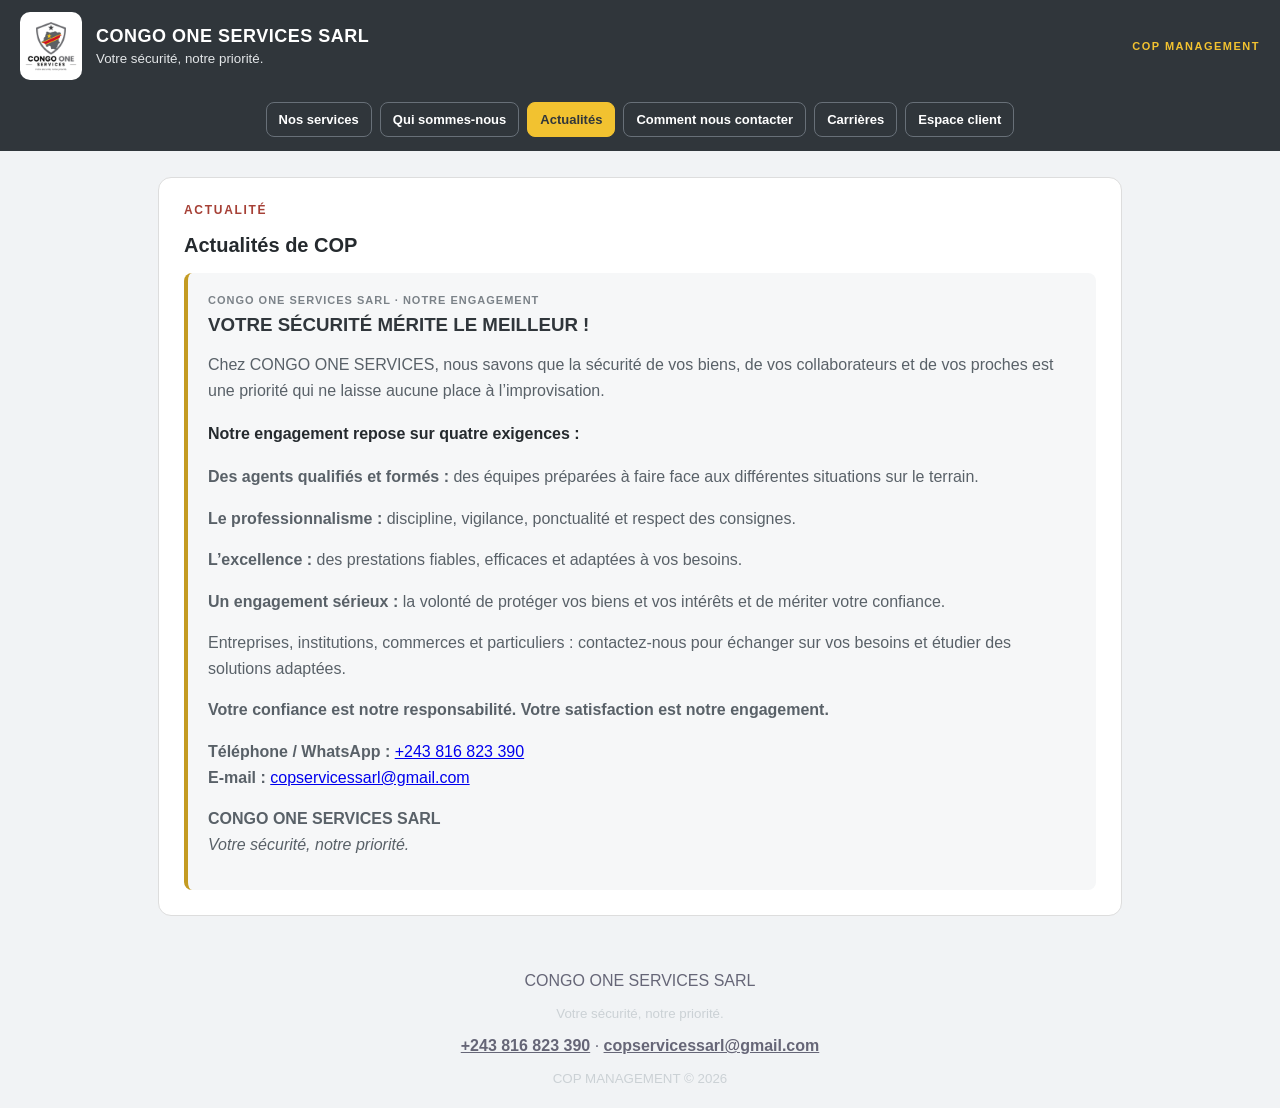
<file: actualites.html>
<!DOCTYPE html>
<html lang="fr">
<head>
  <meta charset="UTF-8">
  <meta name="viewport" content="width=device-width, initial-scale=1.0">
  <meta name="theme-color" content="#30363b">
  <title>Actualités - CONGO ONE SERVICES SARL</title>
  <meta name="description" content="Actualités et informations de CONGO ONE SERVICES SARL.">
  <link rel="stylesheet" href="styles.css">
  <link rel="manifest" href="manifest.webmanifest">
</head>
<body>
<header class="site-header">
  <a class="brand-home" href="index.html" aria-label="Accueil CONGO ONE SERVICES"><img class="brand-logo" src="logo-cop.svg" alt="Logo CONGO ONE SERVICES"></a>
  <div class="brand-copy"><strong>CONGO ONE SERVICES SARL</strong><small>Votre sécurité, notre priorité.</small></div>
  <span class="brand-tag">COP MANAGEMENT</span>
  <nav class="header-nav" aria-label="Navigation principale">
    <a href="services.html">Nos services</a>
    <a href="qui-sommes-nous.html">Qui sommes-nous</a>
    <a href="actualites.html" aria-current="page">Actualités</a>
    <a href="contact.html">Comment nous contacter</a>
    <a href="carrieres.html">Carrières</a>
    <a href="espace-client.html">Espace client</a>
  </nav>
</header>
<main class="public-page">
  <section class="card news-section" id="actualites">
    <span class="eyebrow">ACTUALITÉ</span>
    <h2>Actualités de COP</h2>
    <article class="news-card">
      <small>CONGO ONE SERVICES SARL · NOTRE ENGAGEMENT</small>
      <h3>VOTRE SÉCURITÉ MÉRITE LE MEILLEUR !</h3>
      <p>Chez CONGO ONE SERVICES, nous savons que la sécurité de vos biens, de vos collaborateurs et de vos proches est une priorité qui ne laisse aucune place à l’improvisation.</p>
      <h4>Notre engagement repose sur quatre exigences :</h4>
      <p><strong>Des agents qualifiés et formés :</strong> des équipes préparées à faire face aux différentes situations sur le terrain.</p>
      <p><strong>Le professionnalisme :</strong> discipline, vigilance, ponctualité et respect des consignes.</p>
      <p><strong>L’excellence :</strong> des prestations fiables, efficaces et adaptées à vos besoins.</p>
      <p><strong>Un engagement sérieux :</strong> la volonté de protéger vos biens et vos intérêts et de mériter votre confiance.</p>
      <p>Entreprises, institutions, commerces et particuliers : contactez-nous pour échanger sur vos besoins et étudier des solutions adaptées.</p>
      <p><strong>Votre confiance est notre responsabilité. Votre satisfaction est notre engagement.</strong></p>
      <p><strong>Téléphone / WhatsApp :</strong> <a href="https://wa.me/243816823390" target="_blank" rel="noopener">+243 816 823 390</a><br>
      <strong>E-mail :</strong> <a href="mailto:copservicessarl@gmail.com">copservicessarl@gmail.com</a></p>
      <p class="news-slogan"><strong>CONGO ONE SERVICES SARL</strong><br><em>Votre sécurité, notre priorité.</em></p>
    </article>
  </section>
</main>
<footer>
  <p>CONGO ONE SERVICES SARL</p>
  <small>Votre sécurité, notre priorité.</small>
  <p><a href="tel:+243816823390">+243 816 823 390</a> · <a href="mailto:copservicessarl@gmail.com">copservicessarl@gmail.com</a></p>
  <small>COP MANAGEMENT © 2026</small>
</footer>

</body>
</html>
</file>
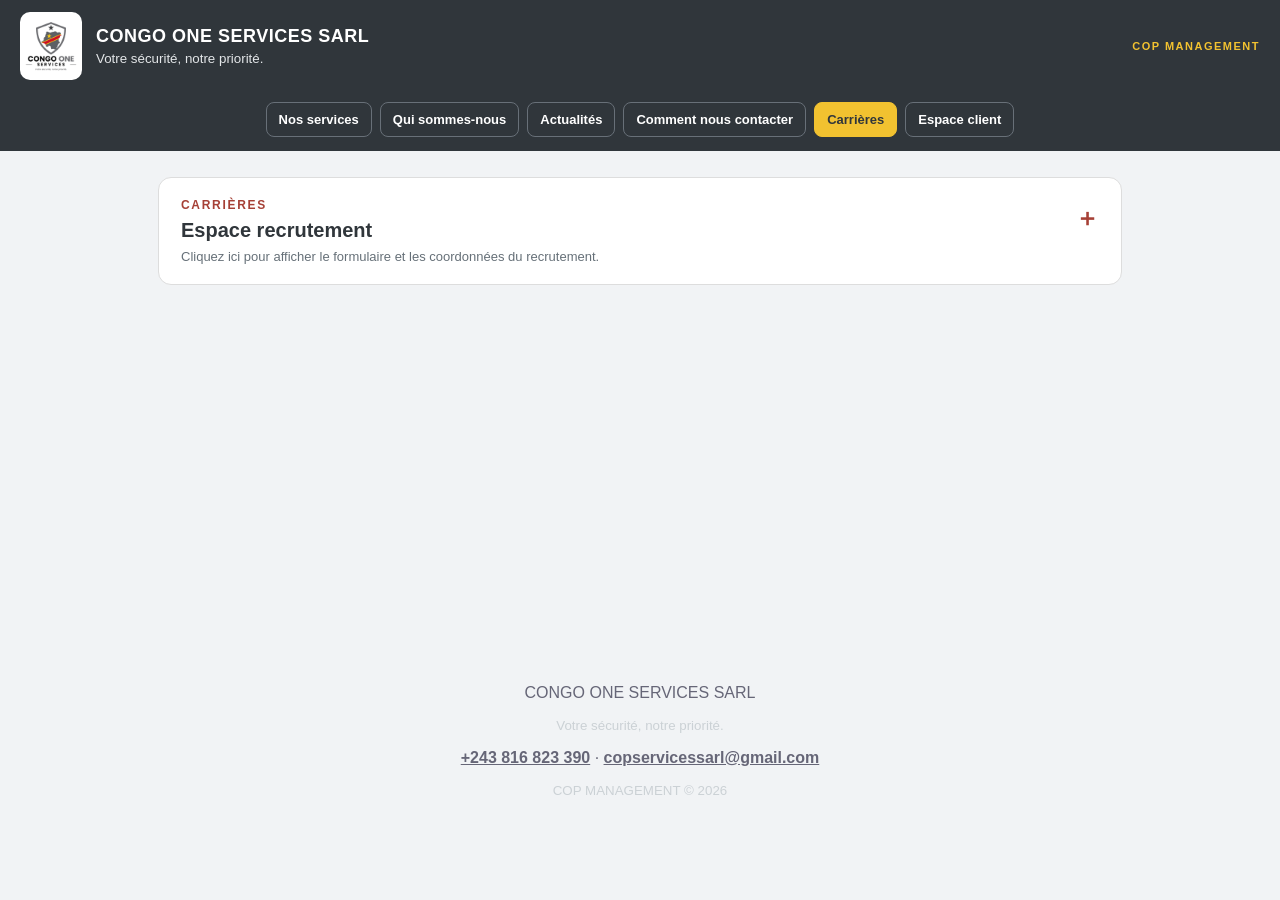
<file: carrieres.html>
<!DOCTYPE html>
<html lang="fr">
<head>
  <meta charset="UTF-8">
  <meta name="viewport" content="width=device-width, initial-scale=1.0">
  <meta name="theme-color" content="#30363b">
  <title>Carrières - CONGO ONE SERVICES SARL</title>
  <meta name="description" content="Rejoindre les équipes de CONGO ONE SERVICES SARL.">
  <link rel="stylesheet" href="styles.css">
  <link rel="manifest" href="manifest.webmanifest">
</head>
<body>
<header class="site-header">
  <a class="brand-home" href="index.html" aria-label="Accueil CONGO ONE SERVICES"><img class="brand-logo" src="logo-cop.svg" alt="Logo CONGO ONE SERVICES"></a>
  <div class="brand-copy"><strong>CONGO ONE SERVICES SARL</strong><small>Votre sécurité, notre priorité.</small></div>
  <span class="brand-tag">COP MANAGEMENT</span>
  <nav class="header-nav" aria-label="Navigation principale">
    <a href="services.html">Nos services</a>
    <a href="qui-sommes-nous.html">Qui sommes-nous</a>
    <a href="actualites.html">Actualités</a>
    <a href="contact.html">Comment nous contacter</a>
    <a href="carrieres.html" aria-current="page">Carrières</a>
    <a href="espace-client.html">Espace client</a>
  </nav>
</header>
<main class="public-page">
  <details class="card public-form-section public-accordion" id="recrutement">
    <summary>
      <span class="eyebrow">CARRIÈRES</span>
      <strong>Espace recrutement</strong>
      <small> Cliquez ici pour afficher le formulaire et les coordonnées du recrutement.</small>
    </summary>
    <div class="accordion-content">
      <p>Vous souhaitez rejoindre CONGO ONE SERVICES ? Remplissez ce formulaire de candidature. Votre application sera préparée dans votre messagerie pour être envoyée à notre service recrutement.</p>
      <div class="public-contact-info">
        <p><strong>Service recrutement :</strong> CONGO ONE SERVICES SARL</p>
        <p><strong>E-mail de candidature :</strong> <a href="mailto:copservicessarl@gmail.com">copservicessarl@gmail.com</a></p>
        <p><strong>Téléphone / WhatsApp :</strong> <a href="https://wa.me/243816823390" target="_blank" rel="noopener">+243 816 823 390</a></p>
      </div>
    <form id="recruitmentForm" class="public-form">
      <label>Nom
        <input id="applicantLastName" type="text" required>
      </label>
      <label>Postnom
        <input id="applicantMiddleName" type="text" required>
      </label>
      <label>Prénom
        <input id="applicantFirstName" type="text" required>
      </label>
      <label>Téléphone
        <input id="applicantPhone" type="tel" placeholder="+243..." required>
      </label>
      <label>Adresse e-mail
        <input id="applicantEmail" type="email">
      </label>
      <label>Poste souhaité
        <select id="applicantPosition" required>
          <option value="">Sélectionner un poste</option>
          <option>Agent de sécurité / Gardien</option>
          <option>Superviseur sécurité</option>
          <option>Agent de nettoyage</option>
          <option>Chauffeur</option>
          <option>Agent vidéosurveillance</option>
          <option>Agent de prévention incendie</option>
          <option>Autre</option>
        </select>
      </label>
      <label>Expérience et qualifications
        <textarea id="applicantExperience" rows="4" required></textarea>
      </label>
      <label>Disponibilité
        <select id="applicantAvailability" required>
          <option value="">Sélectionner</option>
          <option>Immédiate</option>
          <option>Dans une semaine</option>
          <option>Dans deux semaines</option>
          <option>À convenir</option>
        </select>
      </label>
      <button type="submit">Préparer ma candidature par e-mail</button>
      <p id="recruitmentFormMessage" class="note" role="status">Après ouverture de votre messagerie, joignez votre CV et vos pièces justificatives avant l’envoi.</p>
    </form>
    </div>
  </details>
</main>
<footer>
  <p>CONGO ONE SERVICES SARL</p>
  <small>Votre sécurité, notre priorité.</small>
  <p><a href="tel:+243816823390">+243 816 823 390</a> · <a href="mailto:copservicessarl@gmail.com">copservicessarl@gmail.com</a></p>
  <small>COP MANAGEMENT © 2026</small>
</footer>
<script>
document.getElementById("recruitmentForm").addEventListener("submit", function(event) {
  event.preventDefault();
  const get = id => document.getElementById(id).value.trim();
  const subject = "Candidature - " + get("applicantPosition") + " - " + get("applicantLastName") + " " + get("applicantFirstName");
  const body = [
    "Bonjour,", "",
    "Je souhaite soumettre ma candidature auprès de CONGO ONE SERVICES SARL.",
    "Nom : " + get("applicantLastName"),
    "Postnom : " + get("applicantMiddleName"),
    "Prénom : " + get("applicantFirstName"),
    "Téléphone : " + get("applicantPhone"),
    "E-mail : " + get("applicantEmail"),
    "Poste souhaité : " + get("applicantPosition"),
    "Expérience et qualifications : " + get("applicantExperience"),
    "Disponibilité : " + get("applicantAvailability"), "",
    "Je joindrai mon CV et mes pièces justificatives."
  ].join("\\n");
  document.getElementById("recruitmentFormMessage").textContent = "Votre messagerie va s’ouvrir. Joignez votre CV et vos pièces justificatives avant d’envoyer.";
  window.location.href = "mailto:copservicessarl@gmail.com?subject=" + encodeURIComponent(subject) + "&body=" + encodeURIComponent(body);
});
</script>
</body>
</html>
</file>
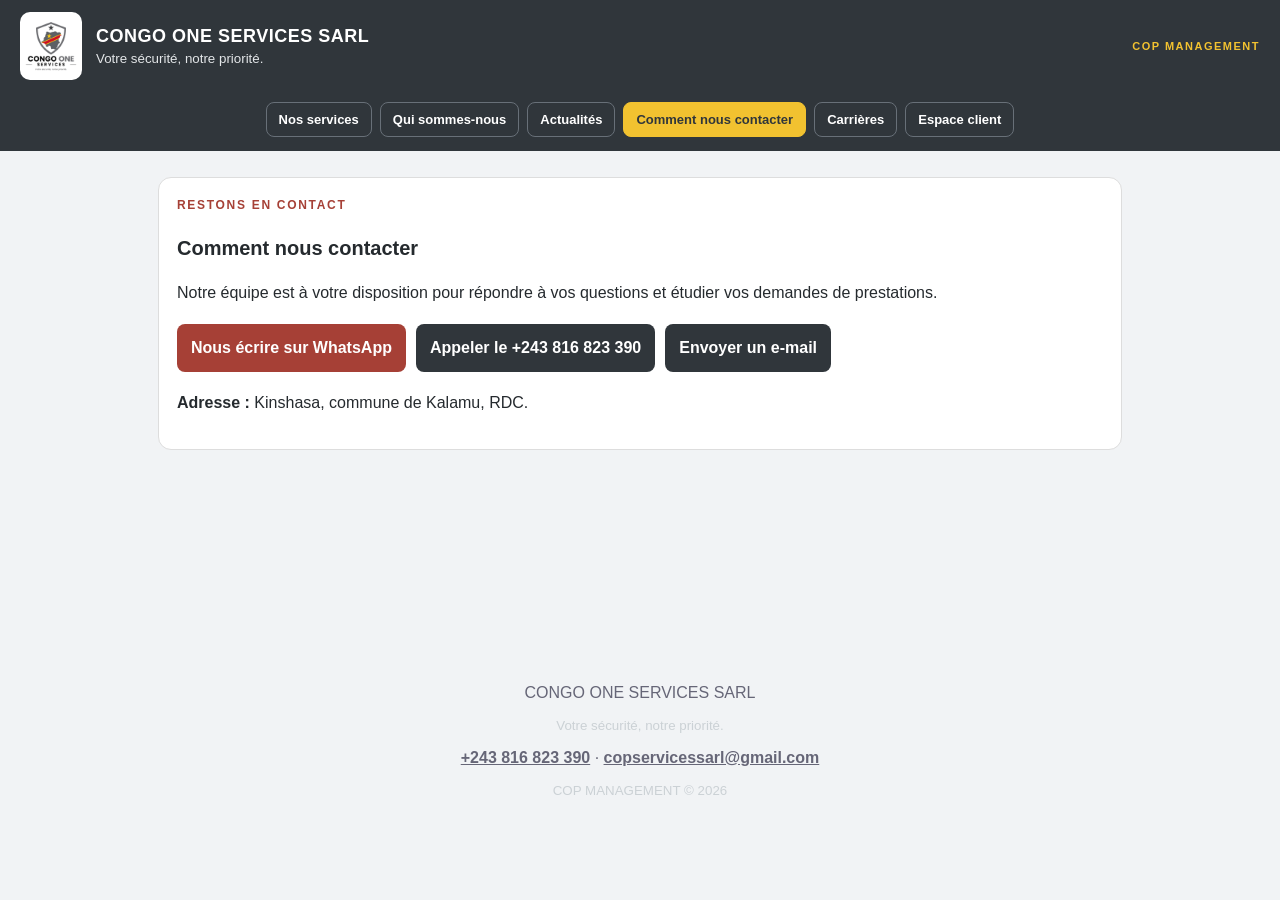
<file: contact.html>
<!DOCTYPE html>
<html lang="fr">
<head>
  <meta charset="UTF-8">
  <meta name="viewport" content="width=device-width, initial-scale=1.0">
  <meta name="theme-color" content="#30363b">
  <title>Comment nous contacter - CONGO ONE SERVICES SARL</title>
  <meta name="description" content="Coordonnées de CONGO ONE SERVICES SARL à Kinshasa.">
  <link rel="stylesheet" href="styles.css">
  <link rel="manifest" href="manifest.webmanifest">
</head>
<body>
<header class="site-header">
  <a class="brand-home" href="index.html" aria-label="Accueil CONGO ONE SERVICES"><img class="brand-logo" src="logo-cop.svg" alt="Logo CONGO ONE SERVICES"></a>
  <div class="brand-copy"><strong>CONGO ONE SERVICES SARL</strong><small>Votre sécurité, notre priorité.</small></div>
  <span class="brand-tag">COP MANAGEMENT</span>
  <nav class="header-nav" aria-label="Navigation principale">
    <a href="services.html">Nos services</a>
    <a href="qui-sommes-nous.html">Qui sommes-nous</a>
    <a href="actualites.html">Actualités</a>
    <a href="contact.html" aria-current="page">Comment nous contacter</a>
    <a href="carrieres.html">Carrières</a>
    <a href="espace-client.html">Espace client</a>
  </nav>
</header>
<main class="public-page">
  <section class="card contact-section" id="contact">
    <span class="eyebrow">RESTONS EN CONTACT</span>
    <h2>Comment nous contacter</h2>
    <p>Notre équipe est à votre disposition pour répondre à vos questions et étudier vos demandes de prestations.</p>
    <div class="contact-actions">
      <a href="https://wa.me/243816823390" target="_blank" rel="noopener">Nous écrire sur WhatsApp</a>
      <a href="tel:+243816823390">Appeler le +243 816 823 390</a>
      <a href="mailto:copservicessarl@gmail.com">Envoyer un e-mail</a>
    </div>
    <p><strong>Adresse :</strong> Kinshasa, commune de Kalamu, RDC.</p>
  </section>
</main>
<footer>
  <p>CONGO ONE SERVICES SARL</p>
  <small>Votre sécurité, notre priorité.</small>
  <p><a href="tel:+243816823390">+243 816 823 390</a> · <a href="mailto:copservicessarl@gmail.com">copservicessarl@gmail.com</a></p>
  <small>COP MANAGEMENT © 2026</small>
</footer>

</body>
</html>
</file>
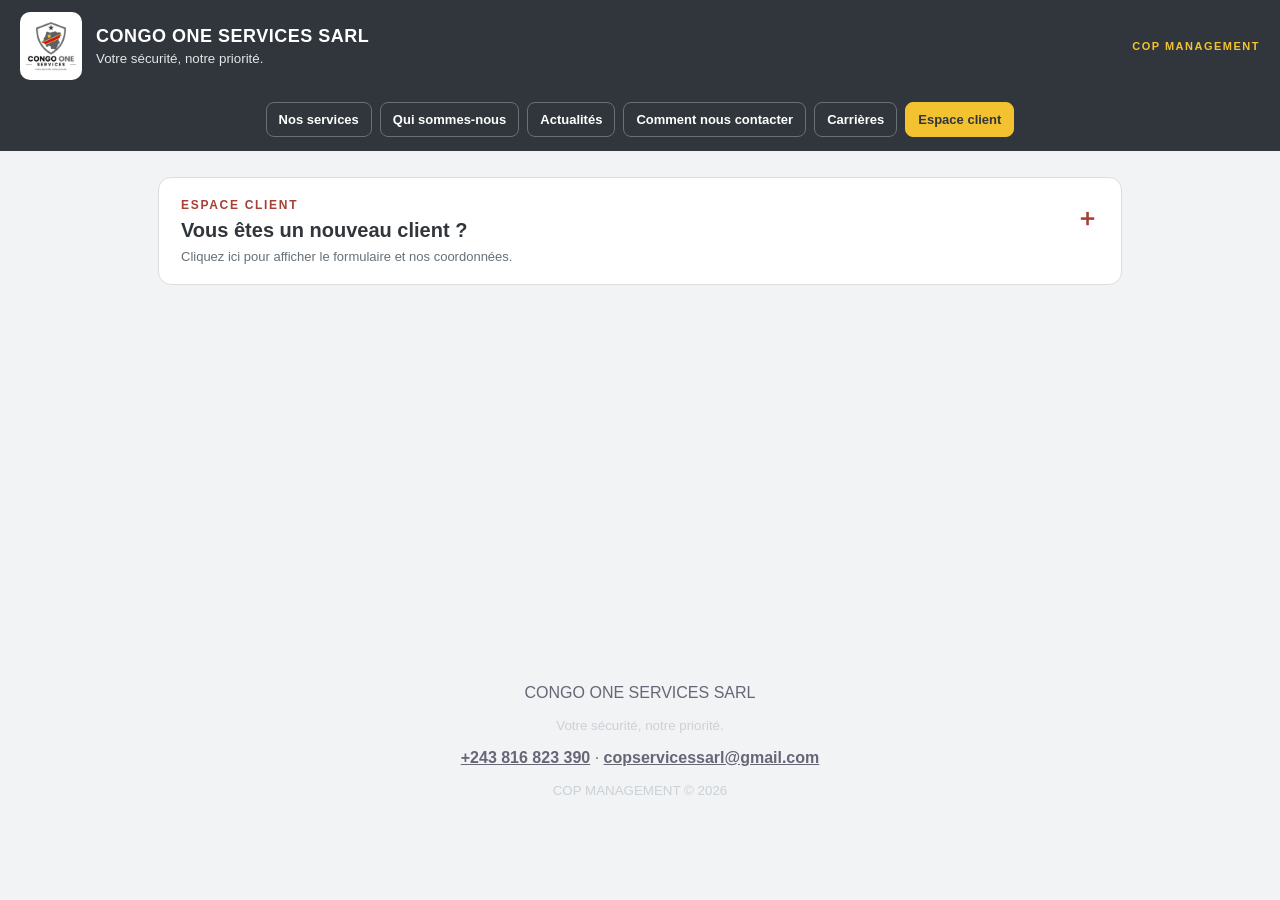
<file: espace-client.html>
<!DOCTYPE html>
<html lang="fr">
<head>
  <meta charset="UTF-8">
  <meta name="viewport" content="width=device-width, initial-scale=1.0">
  <meta name="theme-color" content="#30363b">
  <title>Espace client - CONGO ONE SERVICES SARL</title>
  <meta name="description" content="Formulaire de demande de prestation auprès de CONGO ONE SERVICES SARL.">
  <link rel="stylesheet" href="styles.css">
  <link rel="manifest" href="manifest.webmanifest">
</head>
<body>
<header class="site-header">
  <a class="brand-home" href="index.html" aria-label="Accueil CONGO ONE SERVICES"><img class="brand-logo" src="logo-cop.svg" alt="Logo CONGO ONE SERVICES"></a>
  <div class="brand-copy"><strong>CONGO ONE SERVICES SARL</strong><small>Votre sécurité, notre priorité.</small></div>
  <span class="brand-tag">COP MANAGEMENT</span>
  <nav class="header-nav" aria-label="Navigation principale">
    <a href="services.html">Nos services</a>
    <a href="qui-sommes-nous.html">Qui sommes-nous</a>
    <a href="actualites.html">Actualités</a>
    <a href="contact.html">Comment nous contacter</a>
    <a href="carrieres.html">Carrières</a>
    <a href="espace-client.html" aria-current="page">Espace client</a>
  </nav>
</header>
<main class="public-page">
  <details class="card public-form-section public-accordion" id="nouveau-client">
    <summary>
      <span class="eyebrow">ESPACE CLIENT</span>
      <strong>Vous êtes un nouveau client ?</strong>
      <small> Cliquez ici pour afficher le formulaire et nos coordonnées.</small>
    </summary>
    <div class="accordion-content">
      <p>Présentez-nous votre besoin. Votre demande sera préparée et envoyée directement à notre équipe via WhatsApp.</p>
      <div class="public-contact-info">
        <p><strong>Téléphone / WhatsApp :</strong> <a href="https://wa.me/243816823390" target="_blank" rel="noopener">+243 816 823 390</a></p>
        <p><strong>E-mail :</strong> <a href="mailto:copservicessarl@gmail.com">copservicessarl@gmail.com</a></p>
        <p><strong>Siège social :</strong> Kinshasa, commune de Kalamu, RDC.</p>
      </div>
    <form id="newClientForm" class="public-form">
      <label>Nom de l’entreprise ou du client
        <input id="clientName" type="text" required>
      </label>
      <label>Personne à contacter
        <input id="clientContact" type="text" required>
      </label>
      <label>Téléphone
        <input id="clientPhone" type="tel" placeholder="+243..." required>
      </label>
      <label>Adresse ou commune d’intervention
        <input id="clientAddress" type="text" required>
      </label>
      <label>Service recherché
        <select id="clientService" required>
          <option value="">Sélectionner un service</option>
          <option>Gardiennage et sécurité privée</option>
          <option>Vidéosurveillance</option>
          <option>Service incendie</option>
          <option>Nettoyage et entretien</option>
          <option>Chauffeur</option>
          <option>Autres services</option>
        </select>
      </label>
      <label>Décrivez votre besoin
        <textarea id="clientNeed" rows="4" required></textarea>
      </label>
      <button type="submit">Envoyer ma demande par WhatsApp</button>
      <p id="clientFormMessage" class="note" role="status"></p>
    </form>
    </div>
  </details>
</main>
<footer>
  <p>CONGO ONE SERVICES SARL</p>
  <small>Votre sécurité, notre priorité.</small>
  <p><a href="tel:+243816823390">+243 816 823 390</a> · <a href="mailto:copservicessarl@gmail.com">copservicessarl@gmail.com</a></p>
  <small>COP MANAGEMENT © 2026</small>
</footer>
<script>
document.getElementById("newClientForm").addEventListener("submit", function(event) {
  event.preventDefault();
  const fields = [
    ["Entreprise / client", document.getElementById("clientName").value.trim()],
    ["Personne à contacter", document.getElementById("clientContact").value.trim()],
    ["Téléphone", document.getElementById("clientPhone").value.trim()],
    ["Adresse / commune", document.getElementById("clientAddress").value.trim()],
    ["Service recherché", document.getElementById("clientService").value],
    ["Besoin", document.getElementById("clientNeed").value.trim()]
  ];
  const message = "Bonjour CONGO ONE SERVICES SARL, je souhaite faire une demande de prestation.\\n\\n" +
    fields.map(([label, value]) => label + " : " + value).join("\\n");
  document.getElementById("clientFormMessage").textContent = "Ouverture de WhatsApp avec votre demande. Vérifiez le message puis appuyez sur Envoyer.";
  window.open("https://wa.me/243816823390?text=" + encodeURIComponent(message), "_blank", "noopener");
});
</script>
</body>
</html>
</file>
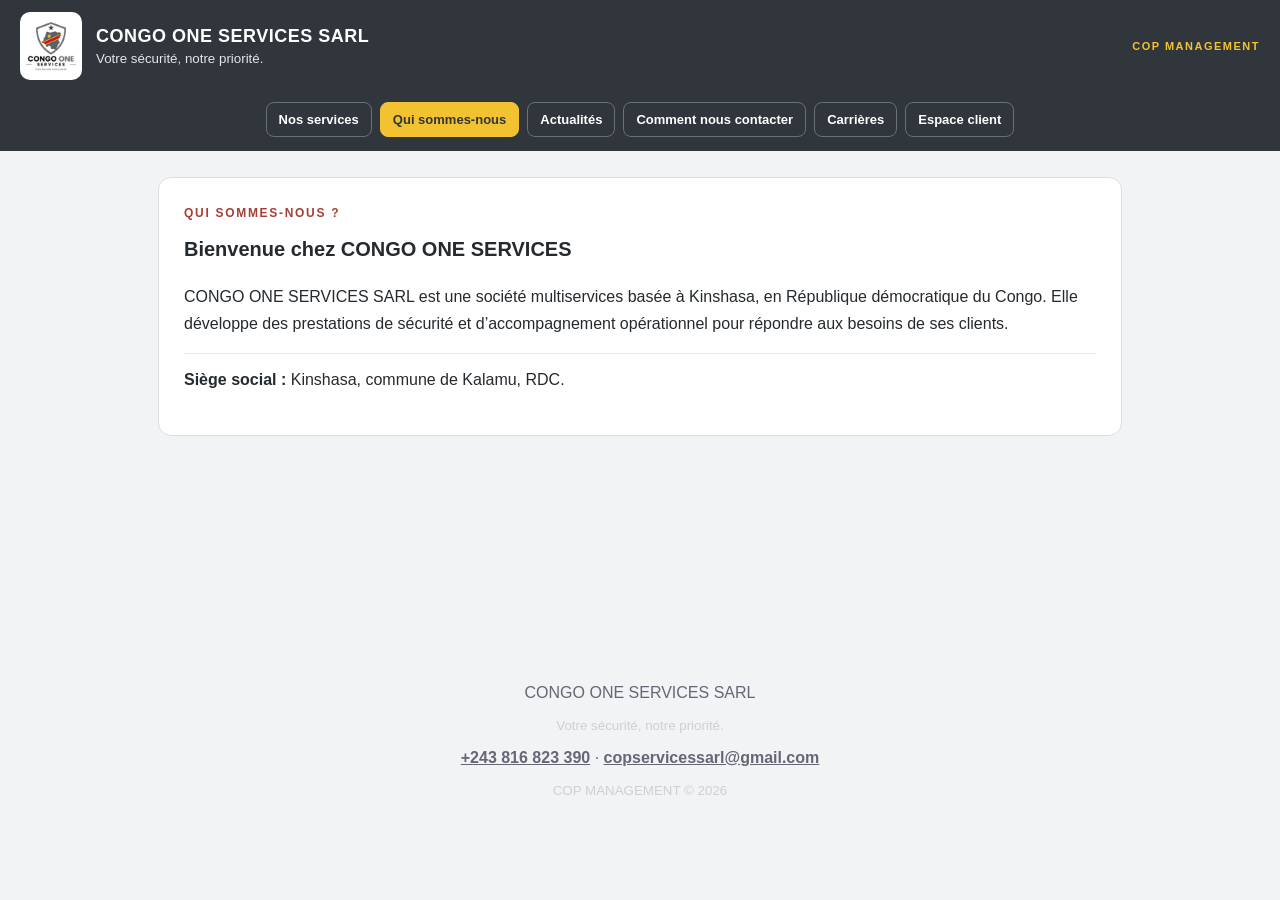
<file: qui-sommes-nous.html>
<!DOCTYPE html>
<html lang="fr">
<head>
  <meta charset="UTF-8">
  <meta name="viewport" content="width=device-width, initial-scale=1.0">
  <meta name="theme-color" content="#30363b">
  <title>Qui sommes-nous - CONGO ONE SERVICES SARL</title>
  <meta name="description" content="Présentation de CONGO ONE SERVICES SARL.">
  <link rel="stylesheet" href="styles.css">
  <link rel="manifest" href="manifest.webmanifest">
</head>
<body>
<header class="site-header">
  <a class="brand-home" href="index.html" aria-label="Accueil CONGO ONE SERVICES"><img class="brand-logo" src="logo-cop.svg" alt="Logo CONGO ONE SERVICES"></a>
  <div class="brand-copy"><strong>CONGO ONE SERVICES SARL</strong><small>Votre sécurité, notre priorité.</small></div>
  <span class="brand-tag">COP MANAGEMENT</span>
  <nav class="header-nav" aria-label="Navigation principale">
    <a href="services.html">Nos services</a>
    <a href="qui-sommes-nous.html" aria-current="page">Qui sommes-nous</a>
    <a href="actualites.html">Actualités</a>
    <a href="contact.html">Comment nous contacter</a>
    <a href="carrieres.html">Carrières</a>
    <a href="espace-client.html">Espace client</a>
  </nav>
</header>
<main class="public-page">
  <section class="card company-intro" id="qui-sommes-nous">
    <span class="eyebrow">QUI SOMMES-NOUS ?</span>
    <h2>Bienvenue chez CONGO ONE SERVICES</h2>
    <p>CONGO ONE SERVICES SARL est une société multiservices basée à Kinshasa, en République démocratique du Congo. Elle développe des prestations de sécurité et d’accompagnement opérationnel pour répondre aux besoins de ses clients.</p>
    <p class="company-location"><strong>Siège social :</strong> Kinshasa, commune de Kalamu, RDC.</p>
  </section>
</main>
<footer>
  <p>CONGO ONE SERVICES SARL</p>
  <small>Votre sécurité, notre priorité.</small>
  <p><a href="tel:+243816823390">+243 816 823 390</a> · <a href="mailto:copservicessarl@gmail.com">copservicessarl@gmail.com</a></p>
  <small>COP MANAGEMENT © 2026</small>
</footer>

</body>
</html>
</file>
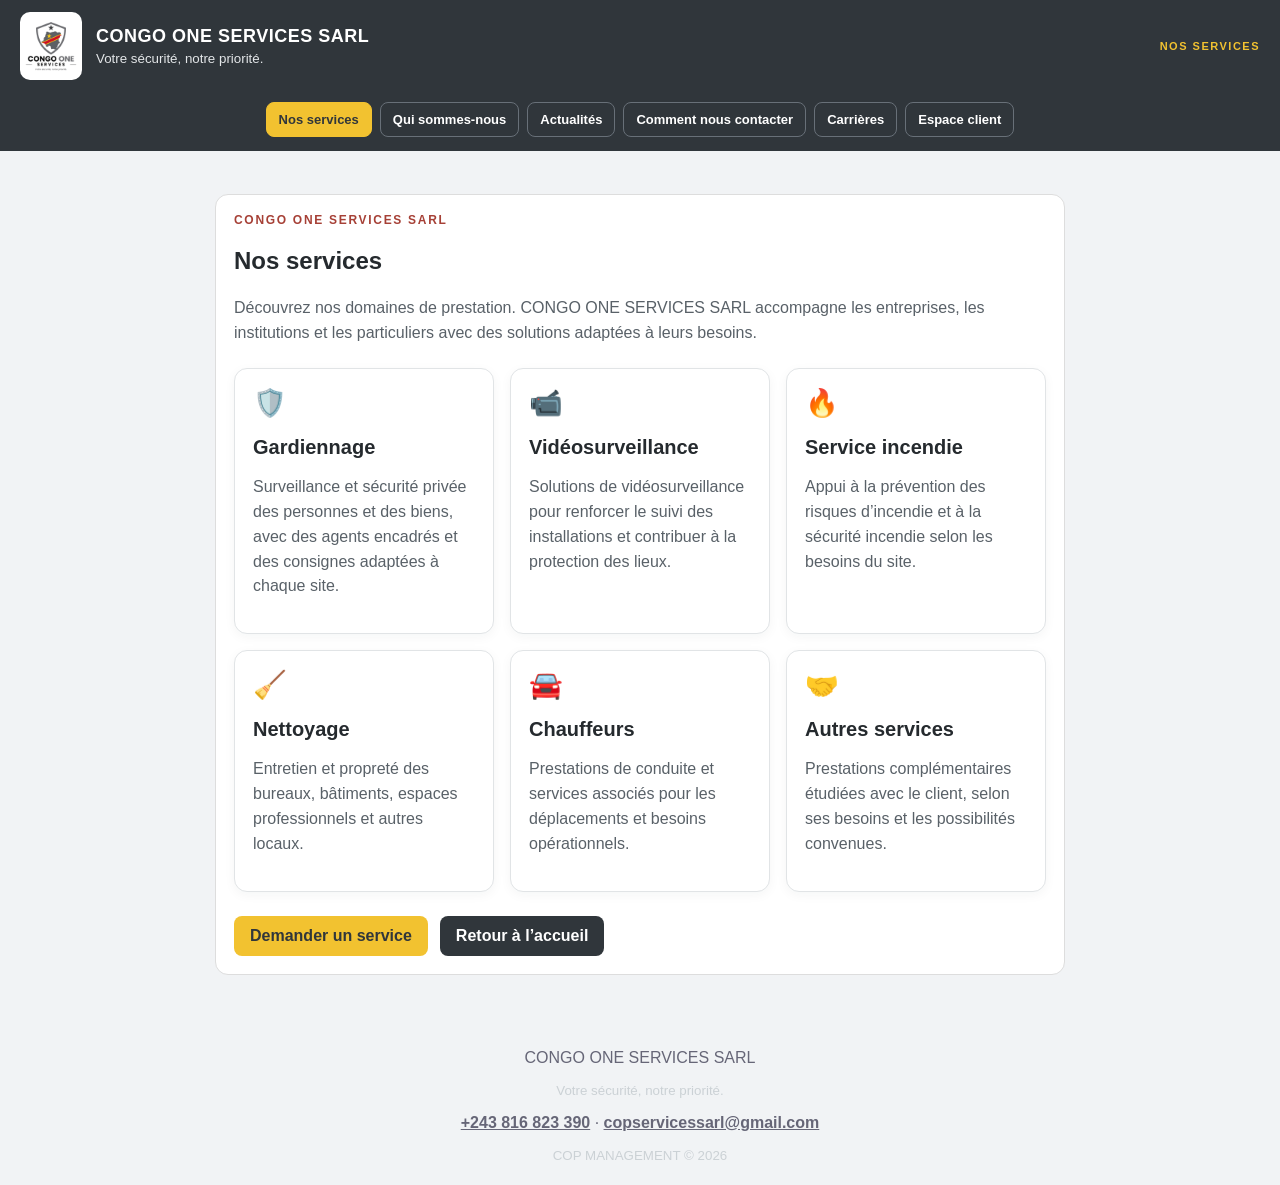
<file: services.html>
<!DOCTYPE html>
<html lang="fr">
<head>
  <meta charset="UTF-8">
  <meta name="viewport" content="width=device-width, initial-scale=1.0">
  <meta name="theme-color" content="#30363b">
  <title>Nos services - CONGO ONE SERVICES SARL</title>
  <meta name="description" content="Découvrez les prestations de CONGO ONE SERVICES SARL à Kinshasa : gardiennage, vidéosurveillance, incendie, nettoyage et chauffeurs.">
  <link rel="stylesheet" href="styles.css">
  <link rel="manifest" href="manifest.webmanifest">
</head>
<body>
<header class="site-header">
  <img class="brand-logo" src="logo-cop.svg" alt="Logo CONGO ONE SERVICES">
  <div class="brand-copy">
    <strong>CONGO ONE SERVICES SARL</strong>
    <small>Votre sécurité, notre priorité.</small>
  </div>
  <span class="brand-tag">NOS SERVICES</span>
  <nav class="header-nav" aria-label="Navigation principale">
    <a href="services.html" aria-current="page">Nos services</a>
    <a href="qui-sommes-nous.html">Qui sommes-nous</a>
    <a href="actualites.html">Actualités</a>
    <a href="contact.html">Comment nous contacter</a>
    <a href="carrieres.html">Carrières</a>
    <a href="espace-client.html">Espace client</a>
  </nav>
</header>
<main class="services-page">
  <section class="card">
    <span class="eyebrow">CONGO ONE SERVICES SARL</span>
    <h1>Nos services</h1>
    <p class="services-page-intro">Découvrez nos domaines de prestation. CONGO ONE SERVICES SARL accompagne les entreprises, les institutions et les particuliers avec des solutions adaptées à leurs besoins.</p>
    <div class="service-grid">
      <article class="service-card"><span>🛡️</span><h2>Gardiennage</h2><p>Surveillance et sécurité privée des personnes et des biens, avec des agents encadrés et des consignes adaptées à chaque site.</p></article>
      <article class="service-card"><span>📹</span><h2>Vidéosurveillance</h2><p>Solutions de vidéosurveillance pour renforcer le suivi des installations et contribuer à la protection des lieux.</p></article>
      <article class="service-card"><span>🔥</span><h2>Service incendie</h2><p>Appui à la prévention des risques d’incendie et à la sécurité incendie selon les besoins du site.</p></article>
      <article class="service-card"><span>🧹</span><h2>Nettoyage</h2><p>Entretien et propreté des bureaux, bâtiments, espaces professionnels et autres locaux.</p></article>
      <article class="service-card"><span>🚘</span><h2>Chauffeurs</h2><p>Prestations de conduite et services associés pour les déplacements et besoins opérationnels.</p></article>
      <article class="service-card"><span>🤝</span><h2>Autres services</h2><p>Prestations complémentaires étudiées avec le client, selon ses besoins et les possibilités convenues.</p></article>
    </div>
    <div class="services-page-actions">
      <a class="secondary" href="index.html#nouveau-client">Demander un service</a>
      <a href="index.html">Retour à l’accueil</a>
    </div>
  </section>
</main>
<footer>
  <p>CONGO ONE SERVICES SARL</p>
  <small>Votre sécurité, notre priorité.</small>
  <p><a href="tel:+243816823390">+243 816 823 390</a> · <a href="mailto:copservicessarl@gmail.com">copservicessarl@gmail.com</a></p>
  <small>COP MANAGEMENT © 2026</small>
</footer>
</body>
</html>
</file>
<file: styles.css>
*{box-sizing:border-box}body{margin:0;background:#f1f3f5;color:#252a2e;font:16px Arial,sans-serif}header{background:#30363b;color:white;padding:16px;display:flex;gap:12px;align-items:center}.logo{border:2px solid #ddd;border-radius:10px;padding:12px;font-weight:bold}small{display:block;color:#cbd1d5;margin-top:4px}main{max-width:850px;margin:auto;padding:18px}.hero{background:#41484e;color:white;border-radius:15px;padding:24px}.hero small{color:#f2b4aa;letter-spacing:1px}.hero h1{font-size:30px}.card{background:white;border-radius:13px;padding:18px;margin-top:15px;border:1px solid #ddd}h2{font-size:20px}form{display:grid;gap:12px}label{font-size:14px;font-weight:bold}input,select{display:block;width:100%;padding:12px;margin-top:5px;border:1px solid #bbc2c8;border-radius:7px;font-size:16px}button{padding:13px;background:#a64036;color:white;border:0;border-radius:8px;font-weight:bold}.note{font-size:12px;color:#667}.grid{display:grid;grid-template-columns:repeat(2,1fr);gap:9px}.grid div,.person{background:#f2f4f5;padding:13px;border-radius:8px}.person{margin:7px 0}footer{text-align:center;color:#667;padding:22px}@media(min-width:650px){form{grid-template-columns:repeat(2,1fr)}button{align-self:end}}

/* Accueil professionnel CONGO ONE SERVICES */
.site-header{display:flex;align-items:center;gap:14px;padding:12px 20px;flex-wrap:wrap}
.brand-logo{width:62px;height:68px;object-fit:contain;background:#fff;border-radius:10px;padding:4px}
.brand-copy strong{font-size:18px;letter-spacing:.5px}
.brand-copy small{color:#e3e6e8}
.brand-tag{margin-left:auto;font-size:11px;letter-spacing:1.5px;color:#f2c230;font-weight:bold}
.home-hero{background:linear-gradient(135deg,#252b30,#505960);color:#fff;border-radius:18px;padding:30px;margin-top:8px;box-shadow:0 8px 24px #20283020}
.home-brand{display:flex;align-items:center;gap:24px}
.home-logo{width:145px;height:155px;object-fit:contain;background:#fff;border-radius:16px;padding:9px;flex-shrink:0}
.eyebrow{display:block;color:#a64036;font-size:12px;font-weight:bold;letter-spacing:1.7px;margin-bottom:9px}
.home-hero .eyebrow{color:#f2c230}
.home-hero h1{font-size:clamp(27px,5vw,42px);line-height:1.12;margin:8px 0 12px}
.home-lead{font-size:17px;line-height:1.6;color:#edf0f2;max-width:650px}
.home-actions{display:flex;gap:12px;flex-wrap:wrap;margin-top:22px}
.home-actions button{min-width:170px}
.button-secondary{background:transparent;border:1px solid #fff;color:#fff}
.company-intro{padding:25px;line-height:1.7}
.company-intro h2,.services-section h2{margin-top:4px}
.company-location{border-top:1px solid #e5e7e9;padding-top:12px}
.services-section{padding:28px 4px 8px}
.service-grid{display:grid;grid-template-columns:repeat(3,minmax(0,1fr));gap:12px}
.service-card{background:#fff;border:1px solid #e1e4e6;border-radius:13px;padding:18px;box-shadow:0 3px 12px #2028300b}
.service-card>span{font-size:27px}
.service-card h3{margin:10px 0 6px;color:#30363b}
.service-card p,.home-contact p{line-height:1.55;color:#596168}
.home-contact{padding:25px}
@media(max-width:600px){.home-brand{align-items:flex-start;gap:14px}.home-logo{width:92px;height:105px}.home-hero{padding:20px}.home-lead{font-size:15px}.service-grid{grid-template-columns:repeat(2,minmax(0,1fr))}.brand-tag{width:100%;margin-left:76px;margin-top:-12px}}
@media(max-width:380px){.service-grid{grid-template-columns:1fr}.home-brand{display:block}.home-logo{margin-bottom:16px}}

.news-section,.public-form-section{margin-top:22px;padding:25px}
.news-card{border-left:4px solid #c49b22;background:#f6f7f8;padding:17px 20px;border-radius:8px}
.news-card small{font-size:11px;font-weight:700;letter-spacing:1px;color:#7b8288}
.news-card h3{margin:8px 0;color:#30363b}
.news-card p{line-height:1.6;color:#596168}
.public-form{display:grid;grid-template-columns:repeat(2,minmax(0,1fr));gap:14px;margin-top:18px}
.public-form label{display:flex;flex-direction:column;gap:7px;font-weight:600;color:#394149}
.public-form input,.public-form select,.public-form textarea{width:100%;padding:12px;border:1px solid #cfd4d8;border-radius:8px;font:inherit;background:#fff}
.public-form textarea{resize:vertical}
.public-form label:has(textarea){grid-column:1/-1}
.public-form button{grid-column:1/-1;justify-self:start;min-width:230px}
.public-form .note{grid-column:1/-1}
.home-contact a,footer a{color:inherit;font-weight:700}
@media(max-width:600px){.public-form{grid-template-columns:1fr}.public-form label:has(textarea),.public-form button,.public-form .note{grid-column:1}.public-form-section,.news-section{padding:19px}}


/* Rubriques publiques repliables pour alléger la page d'accueil */
.public-accordion{padding:0;overflow:hidden}
.public-accordion>summary{list-style:none;cursor:pointer;padding:20px 22px;display:flex;flex-direction:column;gap:5px;position:relative}
.public-accordion>summary::-webkit-details-marker{display:none}
.public-accordion>summary::after{content:"＋";position:absolute;right:22px;top:24px;font-size:24px;font-weight:bold;color:#a64036}
.public-accordion[open]>summary::after{content:"−"}
.public-accordion>summary strong{font-size:20px;color:#30363b;padding-right:35px}
.public-accordion>summary small{font-size:13px;color:#667078;margin-top:2px;padding-right:28px}
.public-accordion .eyebrow{margin-bottom:2px}
.accordion-content{padding:0 22px 22px;border-top:1px solid #e5e7e9}
.public-contact-info{background:#f4f5f6;border-left:4px solid #a64036;border-radius:8px;padding:10px 14px;margin:14px 0}
.public-contact-info p{margin:7px 0;line-height:1.5}
.public-contact-info a{color:#30363b;font-weight:700}

/* Accès direct aux services depuis l’en-tête */
.header-services-link{margin-left:auto;display:inline-flex;align-items:center;gap:8px;padding:10px 15px;border:1px solid #f2c230;border-radius:8px;color:#fff;text-decoration:none;font-size:14px;font-weight:700;white-space:nowrap;transition:background .2s,color .2s}
.header-services-link:hover,.header-services-link:focus{background:#f2c230;color:#30363b;outline:none}
#services{scroll-margin-top:18px}
@media(max-width:600px){.header-services-link{width:100%;justify-content:center;margin:2px 0 0}}


/* Page publique dédiée aux prestations */
.services-page{padding:28px 0 36px}
.services-page-intro{margin-bottom:22px;line-height:1.6;color:#596168}
.services-page .service-grid{display:grid;grid-template-columns:repeat(auto-fit,minmax(220px,1fr));gap:16px}
.services-page .service-card{min-height:150px}
.services-page-actions{display:flex;gap:12px;flex-wrap:wrap;margin-top:24px}
.services-page-actions a{display:inline-flex;align-items:center;justify-content:center;padding:11px 16px;border-radius:8px;background:#30363b;color:#fff;text-decoration:none;font-weight:700}
.services-page-actions a.secondary{background:#f2c230;color:#30363b}


/* Navigation principale des rubriques publiques */
.header-nav{order:5;width:100%;display:flex;align-items:center;justify-content:center;gap:8px;flex-wrap:wrap;padding:8px 0 2px}
.header-nav a{display:inline-flex;align-items:center;justify-content:center;padding:9px 12px;border:1px solid #687078;border-radius:8px;color:#fff;text-decoration:none;font-size:13px;font-weight:700;white-space:nowrap;transition:background .2s,border-color .2s,color .2s}
.header-nav a:hover,.header-nav a:focus,.header-nav a[aria-current="page"]{background:#f2c230;border-color:#f2c230;color:#30363b;outline:none}
.company-intro,.news-section,.contact-section,#nouveau-client,#recrutement{scroll-margin-top:18px}
.contact-section{line-height:1.6}
.contact-actions{display:flex;flex-wrap:wrap;gap:10px;margin:18px 0}
.contact-actions a{display:inline-flex;align-items:center;justify-content:center;padding:11px 14px;border-radius:8px;background:#30363b;color:#fff;text-decoration:none;font-weight:700}
.contact-actions a:first-child{background:#a64036}
@media(max-width:600px){.header-nav{justify-content:flex-start;flex-wrap:nowrap;overflow-x:auto;padding:8px 0 10px;scrollbar-width:thin}.header-nav a{flex:0 0 auto;font-size:12px;padding:9px 11px}.contact-actions{display:grid;grid-template-columns:1fr}.contact-actions a{width:100%}}


/* Pages séparées pour chaque rubrique du site */
.public-page{max-width:1000px;min-height:55vh;margin:0 auto;padding:18px}
.public-page>.card{margin-top:8px}
.brand-home{display:inline-flex;align-items:center}
@media(max-width:600px){.public-page{padding:12px}}


/* Photo de couverture en tête de l'accueil COP */
.home-guard{position:relative;width:100%;margin:0 0 28px;overflow:hidden;border-radius:16px;background:#171c20;}
.home-guard img{display:block;width:100%;height:clamp(260px,42vw,470px);object-fit:cover;object-position:center 28%;}
.home-guard figcaption{position:absolute;left:0;right:0;bottom:0;padding:22px 18px 16px;color:#fff;font-size:clamp(16px,2.4vw,22px);font-weight:700;text-align:center;background:linear-gradient(transparent,rgba(0,0,0,.78));}
@media(max-width:600px){.home-guard{margin-bottom:22px;border-radius:12px}.home-guard img{height:300px;object-position:center 25%}.home-guard figcaption{padding:28px 12px 13px}}

/* Couverture d'accueil : photo plein écran avec boutons réellement navigables */
body:has(#accueil:not([hidden])) .site-header{display:none}
body:has(#accueil:not([hidden])) main{max-width:none;padding:0;margin:0}
#accueil{width:100%}
.home-hero{padding:0;margin:0;background:transparent;border-radius:0;color:#fff}
.home-guard{position:relative;width:100%;height:min(82vh,760px);min-height:520px;margin:0;overflow:hidden;border-radius:0;background:#151a1e}
.home-guard img{display:block;width:100%;height:100%;object-fit:cover;object-position:center 25%}
.home-cover-content{position:absolute;inset:0;display:flex;flex-direction:column;align-items:center;justify-content:center;text-align:center;padding:32px 20px;background:linear-gradient(90deg,rgba(0,0,0,.62),rgba(0,0,0,.12) 70%),linear-gradient(0deg,rgba(0,0,0,.62),transparent 70%);color:#fff}
.cover-kicker{font-weight:800;letter-spacing:2px;font-size:clamp(15px,2vw,22px);text-shadow:0 2px 8px #000}
.home-cover-content h1{font-size:clamp(30px,5vw,58px);max-width:850px;margin:14px 0 8px;text-shadow:0 2px 9px #000}
.home-cover-content p{font-size:clamp(17px,2.3vw,25px);margin:0 0 28px;text-shadow:0 2px 8px #000}
.cover-actions{display:flex;gap:12px;justify-content:center;flex-wrap:wrap}
.cover-button{display:inline-flex;align-items:center;justify-content:center;min-height:48px;padding:13px 20px;border-radius:8px;background:#a64036;color:#fff;text-decoration:none;font-weight:700;border:2px solid #a64036}
.cover-button-light{background:#fff;color:#252a2e;border-color:#fff}
.cover-button-outline{background:rgba(0,0,0,.25);border-color:#fff;color:#fff}
.cover-button:hover,.home-navigation a:hover{filter:brightness(1.12);transform:translateY(-1px)}
.home-navigation{display:flex;justify-content:center;flex-wrap:wrap;gap:10px;padding:18px;background:#30363b}
.home-navigation a{display:inline-block;padding:11px 15px;border-radius:7px;color:#fff;text-decoration:none;font-weight:700;border:1px solid #707980}
.home-actions{display:flex;justify-content:center;gap:12px;flex-wrap:wrap;padding:20px;background:#f1f3f5}
.home-actions button{min-width:180px;cursor:pointer}
@media(max-width:600px){.home-guard{height:76vh;min-height:500px}.home-cover-content{padding:20px 14px}.cover-actions{gap:8px}.cover-button{width:min(100%,270px)}.home-navigation{gap:7px;padding:13px}.home-navigation a{font-size:13px;padding:9px 10px}}
</file>
